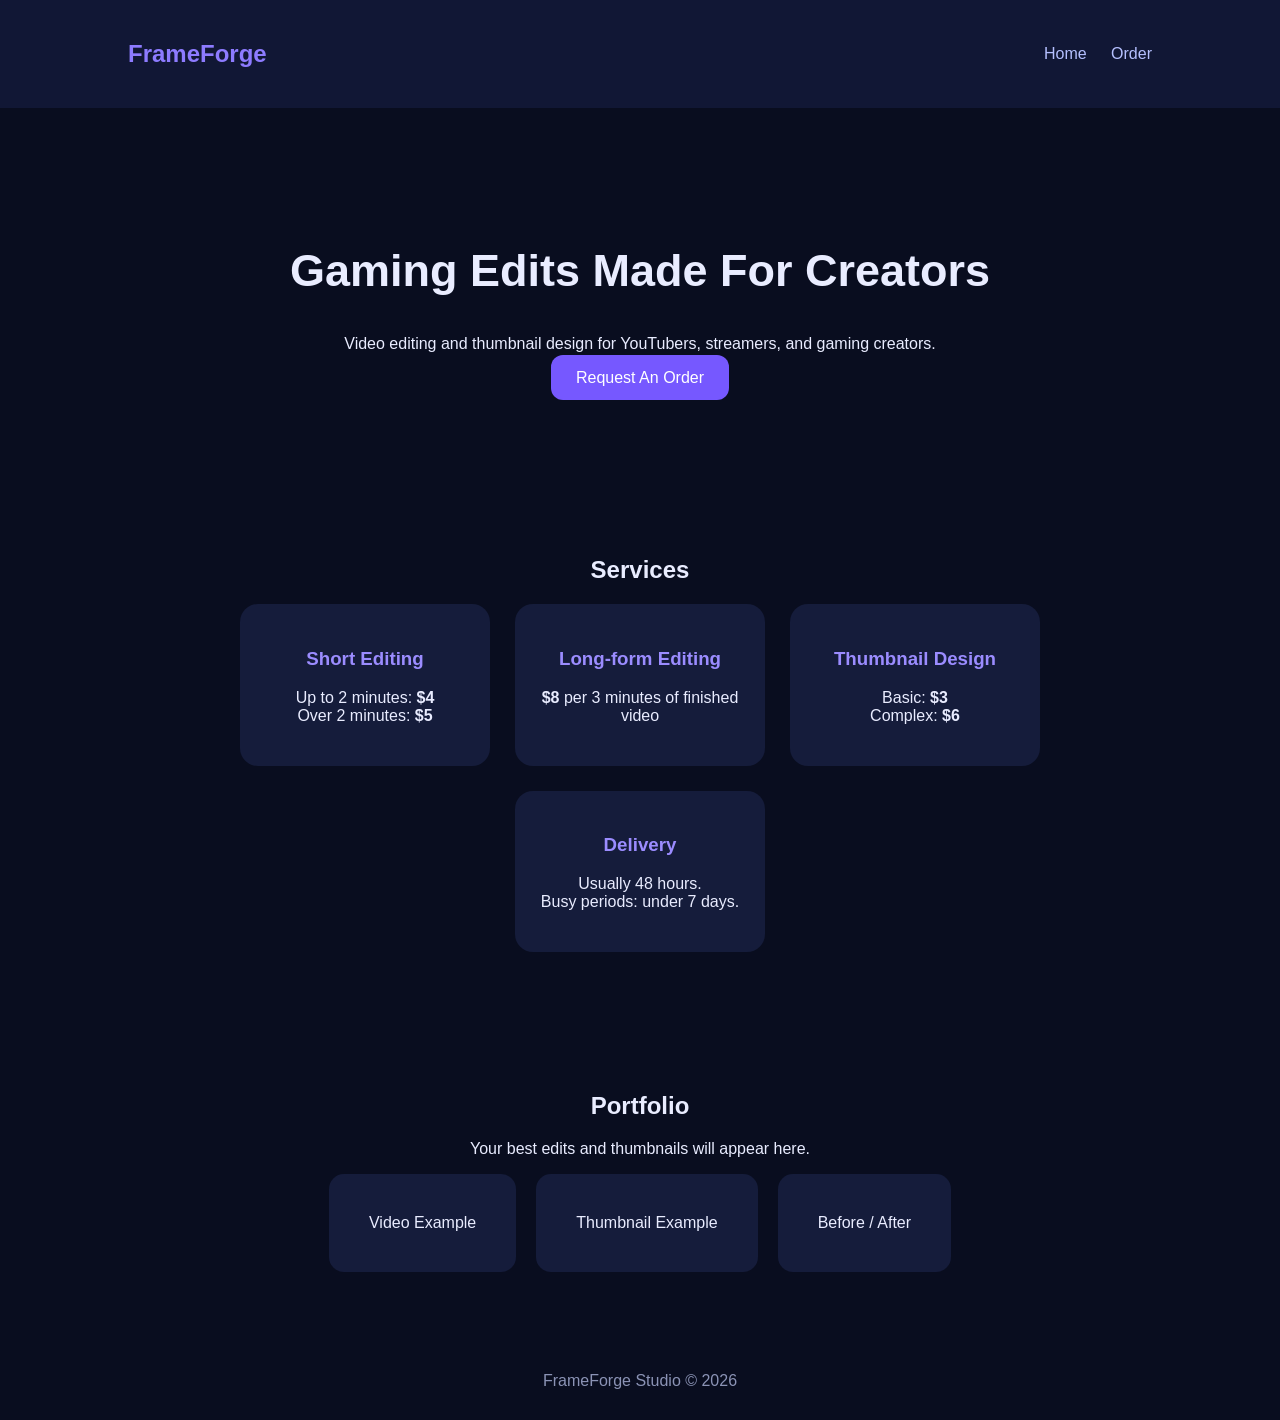
<file: index.html>
<!DOCTYPE html>
<html>
<head>
    <title>FrameForge Studio</title>
    <link rel="stylesheet" href="style.css">
</head>

<body>

<nav>
    <h1>FrameForge</h1>

    <div>
        <a href="index.html">Home</a>
        <a href="order.html">Order</a>
    </div>
</nav>


<section class="hero">

<h2>Gaming Edits Made For Creators</h2>

<p>
Video editing and thumbnail design for YouTubers,
streamers, and gaming creators.
</p>

<a class="button" href="order.html">
Request An Order
</a>

</section>



<section class="services">

<h2>Services</h2>


<div class="cards">


<div class="card">

<h3>Short Editing</h3>

<p>
Up to 2 minutes: <b>$4</b><br>
Over 2 minutes: <b>$5</b>
</p>

</div>



<div class="card">

<h3>Long-form Editing</h3>

<p>
<b>$8</b> per 3 minutes
of finished video
</p>

</div>



<div class="card">

<h3>Thumbnail Design</h3>

<p>
Basic: <b>$3</b><br>
Complex: <b>$6</b>
</p>

</div>



<div class="card">

<h3>Delivery</h3>

<p>
Usually 48 hours.<br>
Busy periods: under 7 days.
</p>

</div>


</div>

</section>




<section class="portfolio">

<h2>Portfolio</h2>

<p>
Your best edits and thumbnails will appear here.
</p>


<div class="gallery">

<div>Video Example</div>
<div>Thumbnail Example</div>
<div>Before / After</div>

</div>


</section>




<footer>

FrameForge Studio © 2026

</footer>


</body>
</html>
</file>
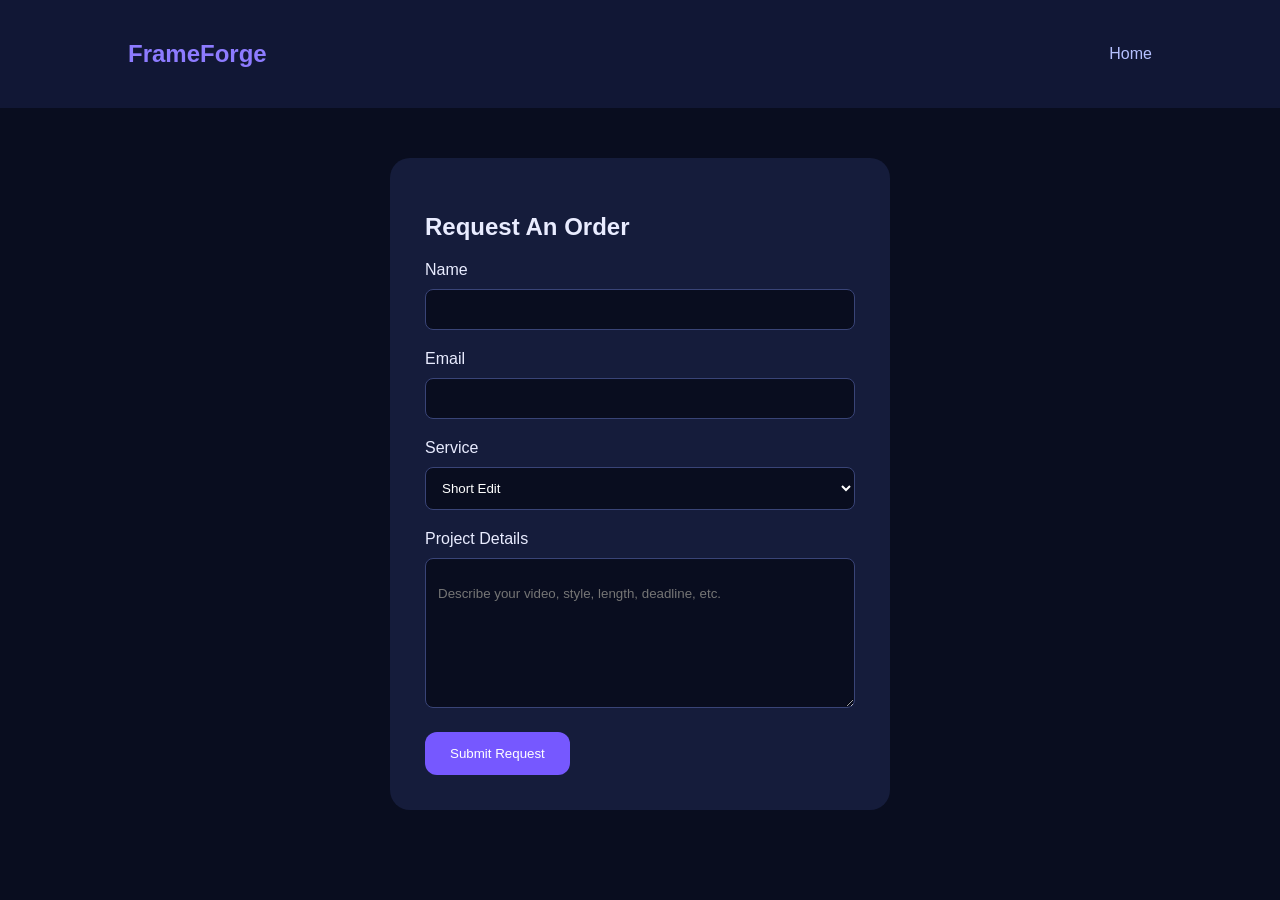
<file: order.html>
<!DOCTYPE html>
<html>

<head>

<title>Order - FrameForge</title>

<link rel="stylesheet" href="style.css">

</head>


<body>


<nav>

<h1>FrameForge</h1>

<a href="index.html">
Home
</a>

</nav>



<section class="order">


<h2>Request An Order</h2>


<form>


<label>
Name
</label>

<input type="text">



<label>
Email
</label>

<input type="email">



<label>
Service
</label>


<select>

<option>
Short Edit
</option>

<option>
Long-form Edit
</option>

<option>
Basic Thumbnail
</option>

<option>
Complex Thumbnail
</option>

<option>
Multiple Services
</option>

</select>



<label>
Project Details
</label>


<textarea placeholder="
Describe your video, style, length, deadline, etc.
"></textarea>



<button>
Submit Request
</button>


</form>



</section>


</body>

</html>
</file>
<file: style.css>
* {
box-sizing:border-box;
font-family:Arial, sans-serif;
}


body {

margin:0;

background:#090d1f;

color:#e9ecff;

}




nav {

display:flex;

justify-content:space-between;

align-items:center;

padding:20px 10%;

background:#111735;

}



nav h1 {

color:#8d7bff;

}



nav a {

color:#b5c0ff;

text-decoration:none;

margin-left:20px;

}



.hero {

text-align:center;

padding:100px 20px;

}



.hero h2 {

font-size:45px;

}



.button,
button {

background:#7658ff;

color:white;

padding:14px 25px;

border-radius:12px;

text-decoration:none;

border:none;

cursor:pointer;

}



.services {

text-align:center;

padding:50px 10%;

}



.cards {

display:flex;

justify-content:center;

flex-wrap:wrap;

gap:25px;

}



.card {

background:#151c3b;

padding:25px;

width:250px;

border-radius:18px;

}



.card h3 {

color:#9b8cff;

}




.portfolio {

text-align:center;

padding:70px 10%;

}



.gallery {

display:flex;

justify-content:center;

gap:20px;

}



.gallery div {

background:#151c3b;

padding:40px;

border-radius:15px;

}




.order {

max-width:500px;

margin:50px auto;

background:#151c3b;

padding:35px;

border-radius:20px;

}



input,
textarea,
select {


width:100%;

padding:12px;

margin:10px 0 20px;

background:#090d1f;

border:1px solid #394477;

color:white;

border-radius:8px;

}



textarea {

height:150px;

}



footer {

text-align:center;

padding:30px;

color:#8b93b5;

}
</file>
